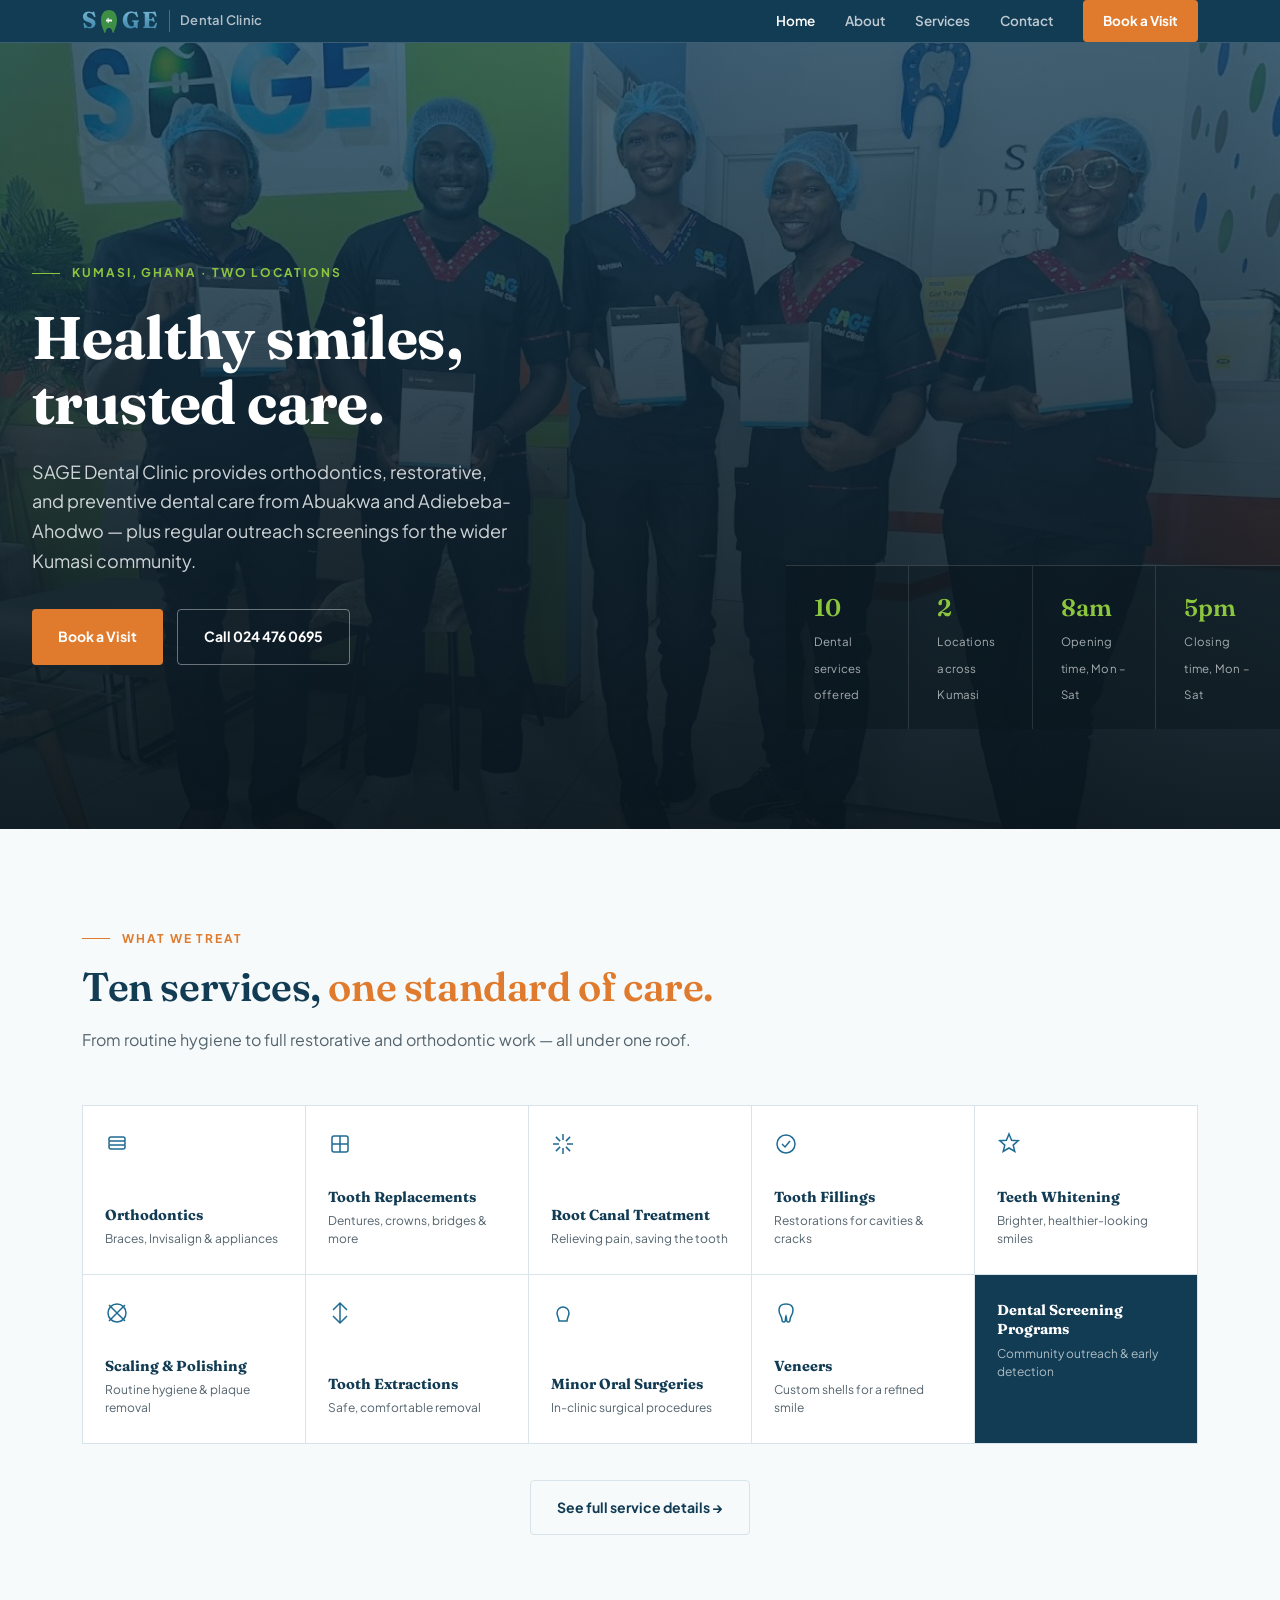
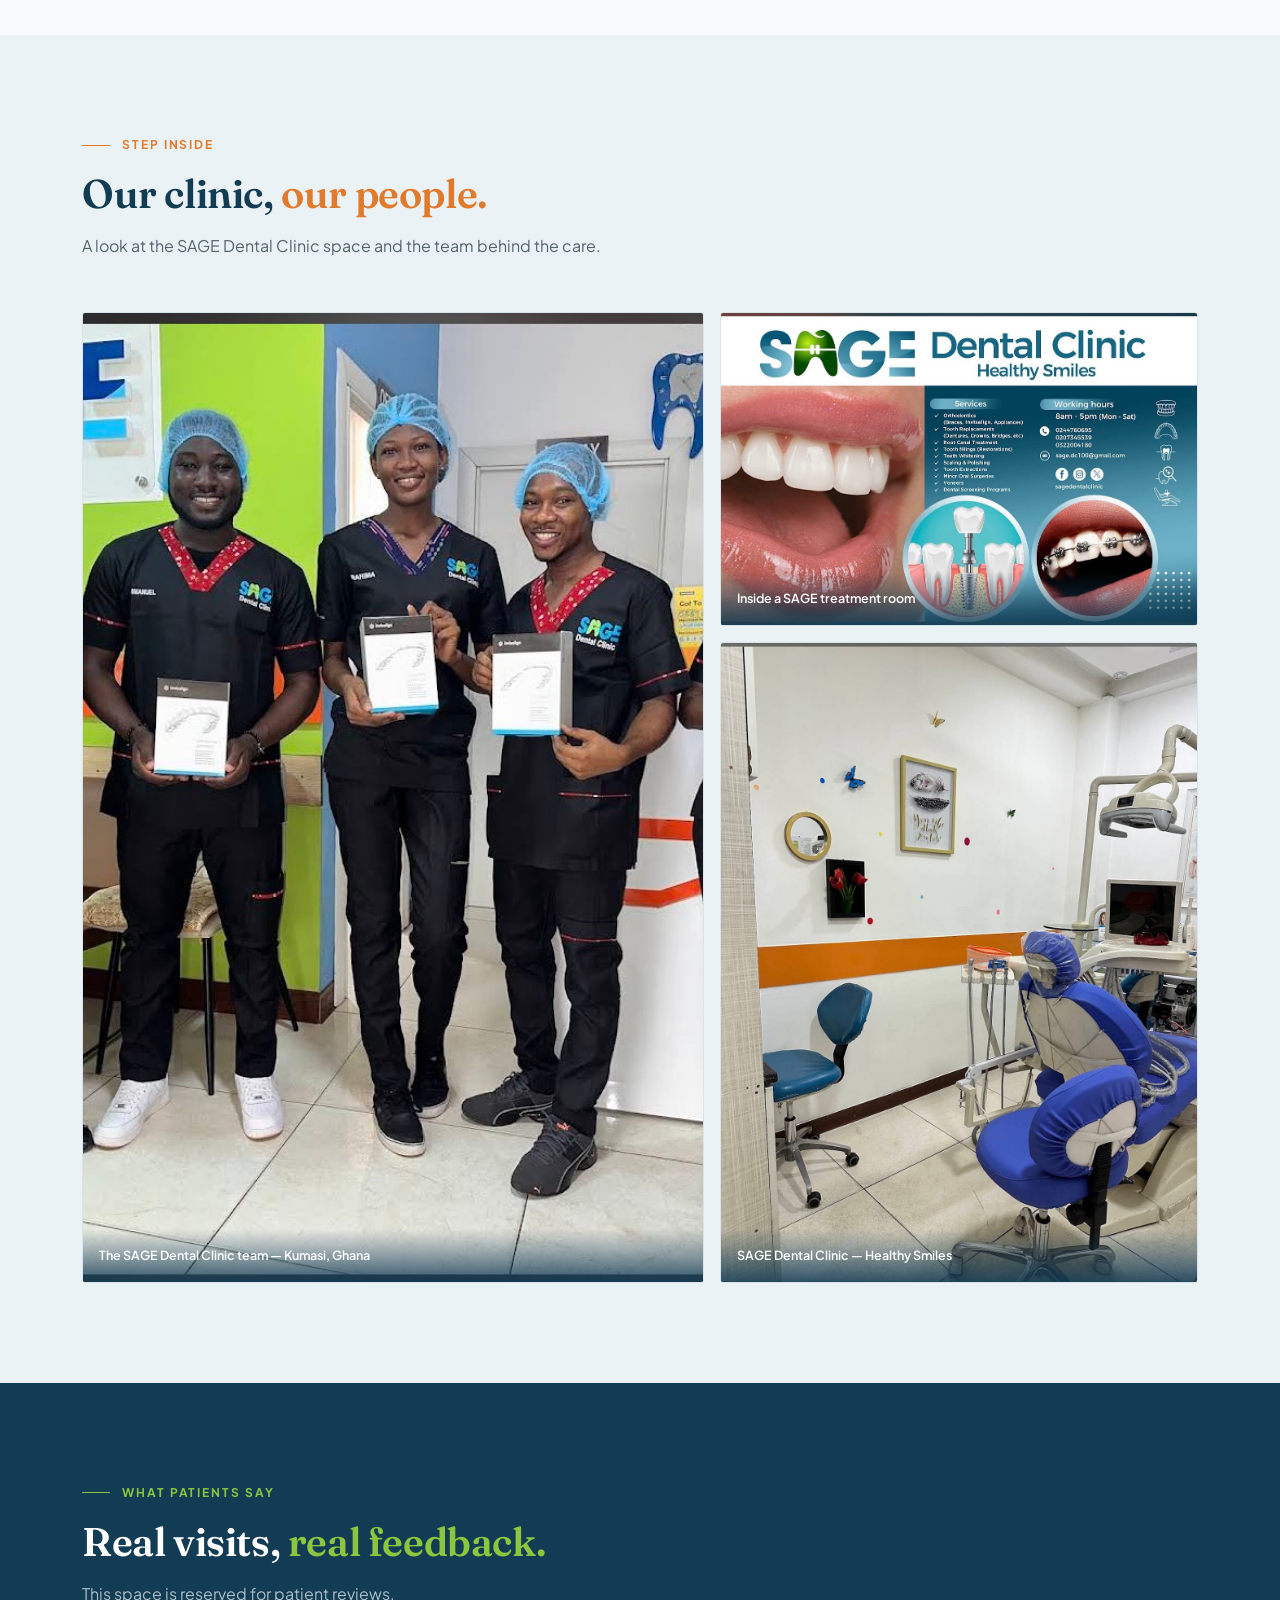
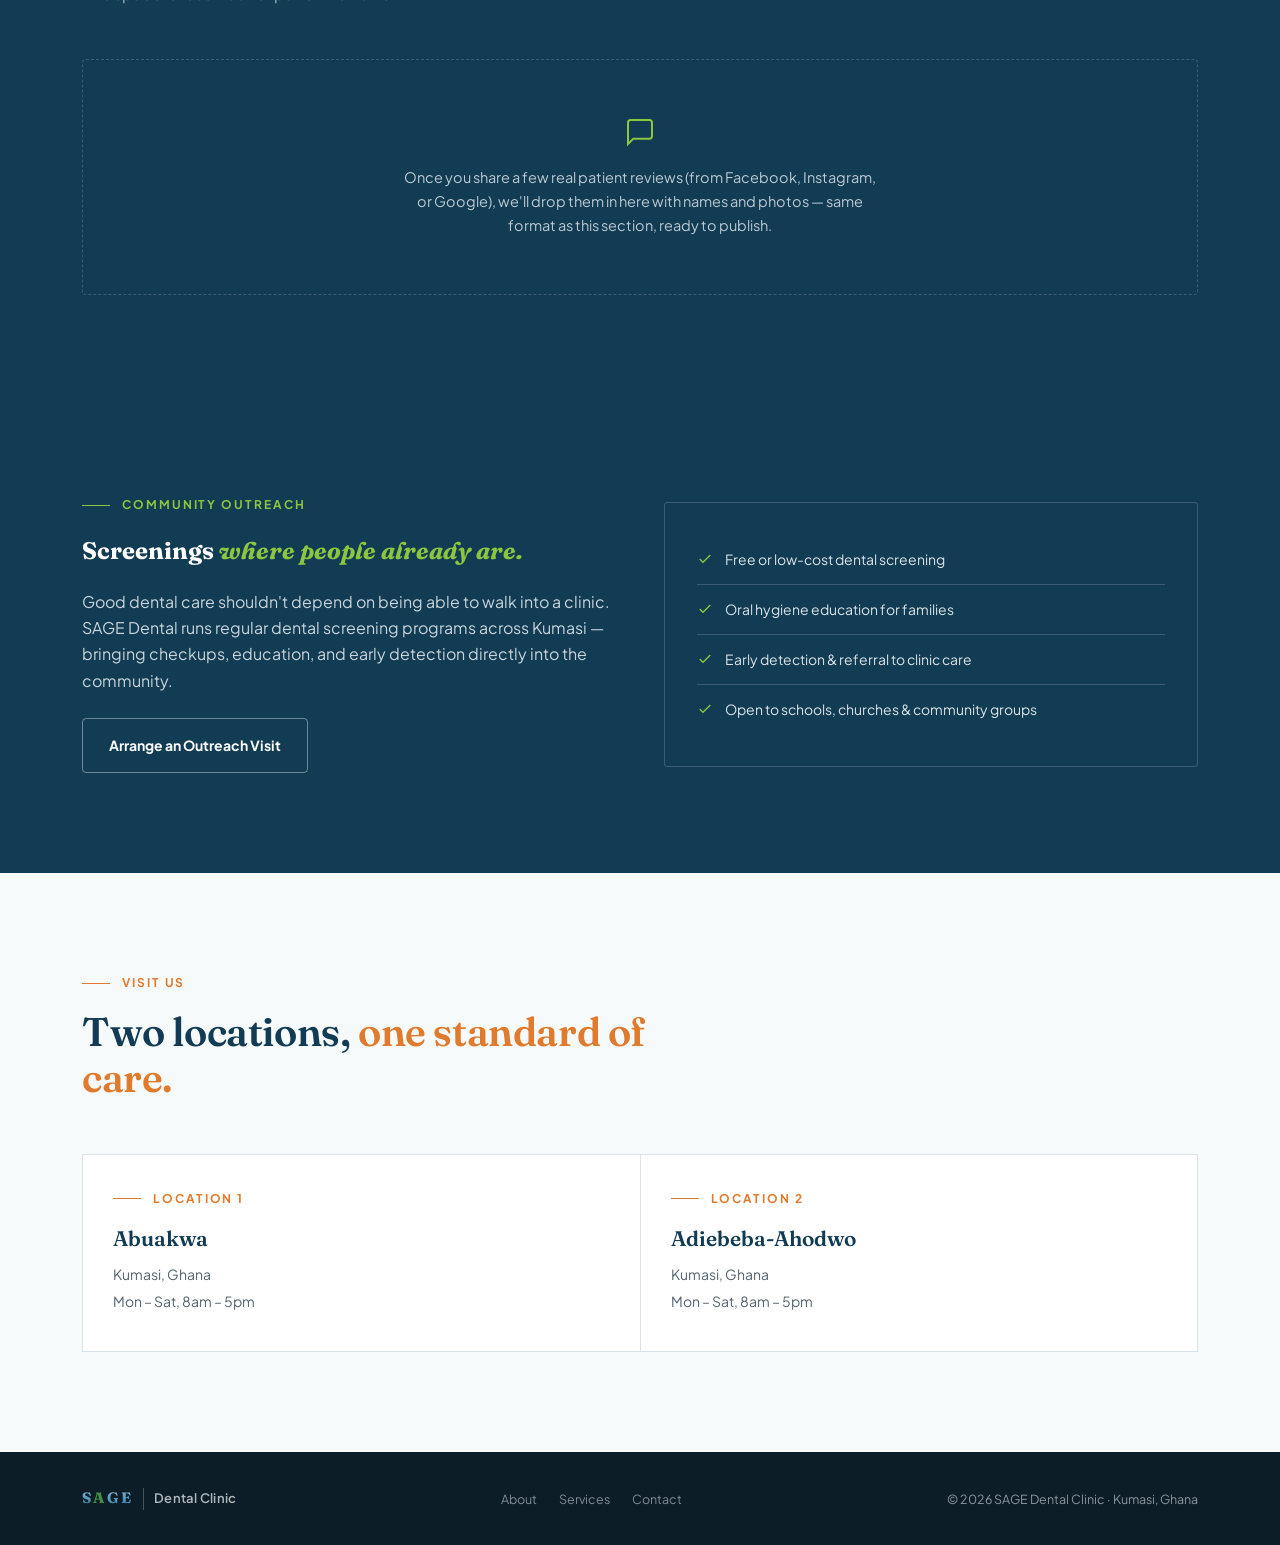
<file: index.html>
<!DOCTYPE html>
<html lang="en">
<head>
<meta charset="UTF-8">
<meta name="viewport" content="width=device-width, initial-scale=1.0">
<title>SAGE Dental Clinic — Healthy Smiles, Kumasi Ghana</title>
<meta name="description" content="SAGE Dental Clinic — orthodontics, tooth replacements, root canal treatment, whitening, extractions, veneers and dental screening programs across two locations in Kumasi, Ghana.">
<link rel="preconnect" href="https://fonts.googleapis.com">
<link rel="preconnect" href="https://fonts.gstatic.com" crossorigin>
<link href="https://fonts.googleapis.com/css2?family=Fraunces:opsz,wght@9..144,500;9..144,600;9..144,700&family=Plus+Jakarta+Sans:wght@400;500;600;700;800&display=swap" rel="stylesheet">
<link rel="stylesheet" href="style.css">
</head>
<body>

<header>
  <nav class="wrap">
    <a href="index.html" class="logo">
      <span class="lS">S</span>
      <svg class="tooth-a" viewBox="0 0 20 24" fill="none" xmlns="http://www.w3.org/2000/svg" aria-hidden="true">
        <path d="M10 1C5 1 2 5 2 11c0 6 2 8 3 12 .3 1 1 1.5 1.5 0 .5-1.5 1-4 3.5-4s3 2.5 3.5 4c.5 1.5 1.2 1 1.5 0 1-4 3-6 3-12 0-6-3-10-8-10z" fill="#3E8E45"/>
        <rect x="7" y="10.5" width="6" height="2" rx="0.5" fill="#F6FAFB"/>
        <rect x="8.7" y="8.8" width="0.9" height="5.4" rx="0.4" fill="#F6FAFB"/>
      </svg>
      <span class="lG">G</span><span class="lE">E</span>
      <span class="logo-sub">Dental Clinic</span>
    </a>
    <div class="navlinks">
      <a href="index.html" class="active">Home</a>
      <a href="about.html">About</a>
      <a href="services.html">Services</a>
      <a href="contact.html">Contact</a>
      <a href="contact.html" class="nav-cta">Book a Visit</a>
    </div>
  </nav>
</header>

<section class="hero" id="top">
  <div class="hero-bg"></div>
  <div class="hero-scrim"></div>
  <div class="hero-inner">
    <div class="wrap">
      <span class="eyebrow on-dark">Kumasi, Ghana · Two Locations</span>
      <h1>Healthy smiles,<br>trusted care.</h1>
      <p class="lead">SAGE Dental Clinic provides orthodontics, restorative, and preventive dental care from Abuakwa and Adiebeba-Ahodwo — plus regular outreach screenings for the wider Kumasi community.</p>
      <div class="btn-row">
        <a href="contact.html" class="btn btn-primary">Book a Visit</a>
        <a href="tel:+233244760695" class="btn btn-ghost">Call 024 476 0695</a>
      </div>
    </div>
  </div>
  <div class="stat-strip">
    <div class="wrap" style="display:contents;">
      <div class="stat"><b data-count="10">0</b><span>Dental services offered</span></div>
      <div class="stat"><b data-count="2">0</b><span>Locations across Kumasi</span></div>
      <div class="stat"><b data-count="8" data-suffix="am">0</b><span>Opening time, Mon – Sat</span></div>
      <div class="stat"><b data-count="5" data-suffix="pm">0</b><span>Closing time, Mon – Sat</span></div>
    </div>
  </div>
</section>

<section class="services">
  <div class="wrap">
    <div class="section-head fade">
      <span class="eyebrow">What We Treat</span>
      <h2>Ten services, <em>one standard of care.</em></h2>
      <p>From routine hygiene to full restorative and orthodontic work — all under one roof.</p>
    </div>
    <div class="s-grid">
      <div class="s-card fade"><svg class="s-icon" viewBox="0 0 24 24" fill="none" stroke="currentColor" stroke-width="1.5"><rect x="4" y="9" width="16" height="4" rx="1"/><path d="M4 9V7a2 2 0 0 1 2-2h12a2 2 0 0 1 2 2v2M4 13v2a2 2 0 0 0 2 2h12a2 2 0 0 0 2-2v-2"/></svg><div><h3>Orthodontics</h3><p>Braces, Invisalign &amp; appliances</p></div></div>
      <div class="s-card fade"><svg class="s-icon" viewBox="0 0 24 24" fill="none" stroke="currentColor" stroke-width="1.5"><rect x="4" y="4" width="16" height="16" rx="2"/><path d="M4 12h16M12 4v16"/></svg><div><h3>Tooth Replacements</h3><p>Dentures, crowns, bridges &amp; more</p></div></div>
      <div class="s-card fade"><svg class="s-icon" viewBox="0 0 24 24" fill="none" stroke="currentColor" stroke-width="1.5"><path d="M12 2v6M12 16v6M4.9 4.9l4.2 4.2M14.9 14.9l4.2 4.2M2 12h6M16 12h6M4.9 19.1l4.2-4.2M14.9 9.1l4.2-4.2"/></svg><div><h3>Root Canal Treatment</h3><p>Relieving pain, saving the tooth</p></div></div>
      <div class="s-card fade"><svg class="s-icon" viewBox="0 0 24 24" fill="none" stroke="currentColor" stroke-width="1.5"><circle cx="12" cy="12" r="9"/><path d="M8 12l3 3 5-6"/></svg><div><h3>Tooth Fillings</h3><p>Restorations for cavities &amp; cracks</p></div></div>
      <div class="s-card fade"><svg class="s-icon" viewBox="0 0 24 24" fill="none" stroke="currentColor" stroke-width="1.5"><path d="M12 2l2.6 6.2 6.6.5-5 4.4 1.6 6.4L12 16l-5.8 3.5 1.6-6.4-5-4.4 6.6-.5z"/></svg><div><h3>Teeth Whitening</h3><p>Brighter, healthier-looking smiles</p></div></div>
      <div class="s-card fade"><svg class="s-icon" viewBox="0 0 24 24" fill="none" stroke="currentColor" stroke-width="1.5"><path d="M4 4l16 16M20 4L4 20"/><circle cx="12" cy="12" r="9"/></svg><div><h3>Scaling &amp; Polishing</h3><p>Routine hygiene &amp; plaque removal</p></div></div>
      <div class="s-card fade"><svg class="s-icon" viewBox="0 0 24 24" fill="none" stroke="currentColor" stroke-width="1.5"><path d="M12 2v20M5 9l7-7 7 7M5 15l7 7 7-7"/></svg><div><h3>Tooth Extractions</h3><p>Safe, comfortable removal</p></div></div>
      <div class="s-card fade"><svg class="s-icon" viewBox="0 0 24 24" fill="none" stroke="currentColor" stroke-width="1.5"><path d="M6 12a6 6 0 0 1 6-6 6 6 0 0 1 6 6c0 3-2 5-2 8H8c0-3-2-5-2-8z"/></svg><div><h3>Minor Oral Surgeries</h3><p>In-clinic surgical procedures</p></div></div>
      <div class="s-card fade"><svg class="s-icon" viewBox="0 0 24 24" fill="none" stroke="currentColor" stroke-width="1.5"><path d="M12 3c-4 0-7 2-7 6 0 5 3 6 3 10 0 1 1 2 2 2s1.5-1 1.5-3 .5-3 .5-3 .5 1 .5 3 .5 3 1.5 3 2-1 2-2c0-4 3-5 3-10 0-4-3-6-7-6z"/></svg><div><h3>Veneers</h3><p>Custom shells for a refined smile</p></div></div>
      <div class="s-card fade" style="background:var(--blue-deep);"><div><h3 style="color:#fff;">Dental Screening<br>Programs</h3><p style="color:rgba(246,250,251,0.68);margin-top:6px;">Community outreach &amp; early detection</p></div></div>
    </div>
    <div style="text-align:center;margin-top:36px;">
      <a href="services.html" class="btn btn-ghost" style="border-color:var(--line);color:var(--blue-deep);">See full service details →</a>
    </div>
  </div>
</section>

<section class="gallery">
  <div class="wrap">
    <div class="section-head fade">
      <span class="eyebrow">Step Inside</span>
      <h2>Our clinic, <em>our people.</em></h2>
      <p>A look at the SAGE Dental Clinic space and the team behind the care.</p>
    </div>
    <div class="g-grid">
      <div class="g-item g-main fade"><img src="assets/team-photo.jpeg" alt="The SAGE Dental Clinic team"><div class="g-cap">The SAGE Dental Clinic team — Kumasi, Ghana</div></div>
      <div class="g-item g-side fade"><img src="assets/clinic-interior.jpeg" alt="SAGE Dental Clinic treatment room"><div class="g-cap">Inside a SAGE treatment room</div></div>
      <div class="g-item g-side fade"><img src="assets/logo-sign.jpeg" alt="SAGE Dental Clinic signage"><div class="g-cap">SAGE Dental Clinic — Healthy Smiles</div></div>
    </div>
  </div>
</section>

<section class="testimonials">
  <div class="wrap">
    <div class="section-head fade">
      <span class="eyebrow on-dark">What Patients Say</span>
      <h2>Real visits, <em style="color:var(--lime);">real feedback.</em></h2>
      <p>This space is reserved for patient reviews.</p>
    </div>
    <div class="t-placeholder fade">
      <svg viewBox="0 0 24 24" fill="none" stroke="currentColor" stroke-width="1.5"><path d="M21 15a2 2 0 0 1-2 2H7l-4 4V5a2 2 0 0 1 2-2h14a2 2 0 0 1 2 2z"/></svg>
      <p>Once you share a few real patient reviews (from Facebook, Instagram, or Google), we'll drop them in here with names and photos — same format as this section, ready to publish.</p>
    </div>
  </div>
</section>

<section class="outreach" id="outreach">
  <div class="wrap">
    <div class="outreach-grid">
      <div class="outreach-body fade">
        <span class="eyebrow on-dark">Community Outreach</span>
        <h2 style="margin:16px 0 18px;color:#fff;">Screenings <em style="color:var(--lime);">where people already are.</em></h2>
        <p>Good dental care shouldn't depend on being able to walk into a clinic. SAGE Dental runs regular dental screening programs across Kumasi — bringing checkups, education, and early detection directly into the community.</p>
        <a href="contact.html" class="btn btn-ghost" style="margin-top:8px;">Arrange an Outreach Visit</a>
      </div>
      <div class="outreach-visual fade">
        <ul>
          <li><svg viewBox="0 0 24 24" fill="none" stroke="currentColor" stroke-width="2"><path d="M20 6L9 17l-5-5"/></svg> Free or low-cost dental screening</li>
          <li><svg viewBox="0 0 24 24" fill="none" stroke="currentColor" stroke-width="2"><path d="M20 6L9 17l-5-5"/></svg> Oral hygiene education for families</li>
          <li><svg viewBox="0 0 24 24" fill="none" stroke="currentColor" stroke-width="2"><path d="M20 6L9 17l-5-5"/></svg> Early detection &amp; referral to clinic care</li>
          <li><svg viewBox="0 0 24 24" fill="none" stroke="currentColor" stroke-width="2"><path d="M20 6L9 17l-5-5"/></svg> Open to schools, churches &amp; community groups</li>
        </ul>
      </div>
    </div>
  </div>
</section>

<section class="locations">
  <div class="wrap">
    <div class="section-head fade">
      <span class="eyebrow">Visit Us</span>
      <h2>Two locations, <em>one standard of care.</em></h2>
    </div>
    <div class="loc-grid">
      <div class="loc-card fade"><span class="eyebrow">Location 1</span><h3>Abuakwa</h3><p>Kumasi, Ghana</p><p>Mon – Sat, 8am – 5pm</p></div>
      <div class="loc-card fade"><span class="eyebrow">Location 2</span><h3>Adiebeba-Ahodwo</h3><p>Kumasi, Ghana</p><p>Mon – Sat, 8am – 5pm</p></div>
    </div>
  </div>
</section>

<footer>
  <div class="wrap foot-row">
    <a href="index.html" class="logo" style="font-size:15px;"><span class="lS">S</span><span style="color:var(--green);font-weight:800;">A</span><span class="lG">G</span><span class="lE">E</span><span class="logo-sub">Dental Clinic</span></a>
    <div class="foot-links"><a href="about.html">About</a><a href="services.html">Services</a><a href="contact.html">Contact</a></div>
    <span>&copy; 2026 SAGE Dental Clinic · Kumasi, Ghana</span>
  </div>
</footer>

<script src="script.js"></script>
</body>
</html>
</file>
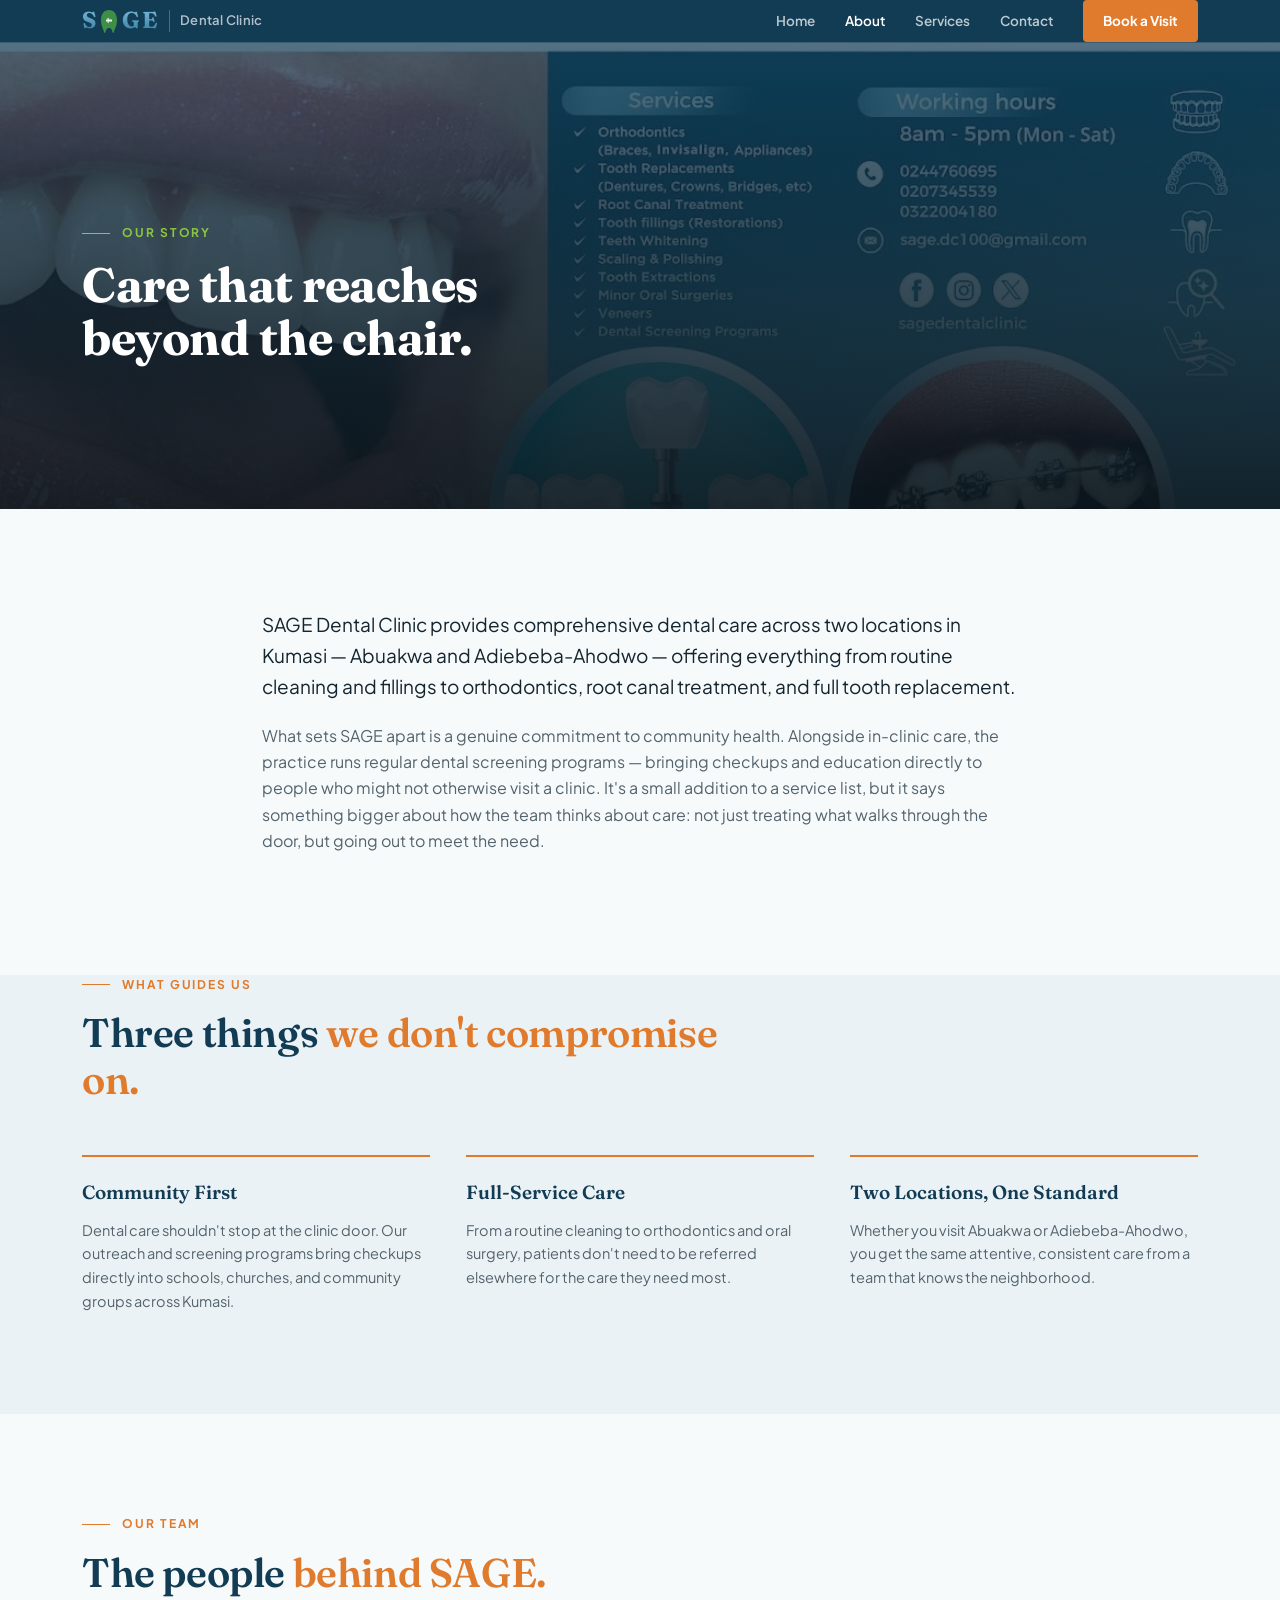
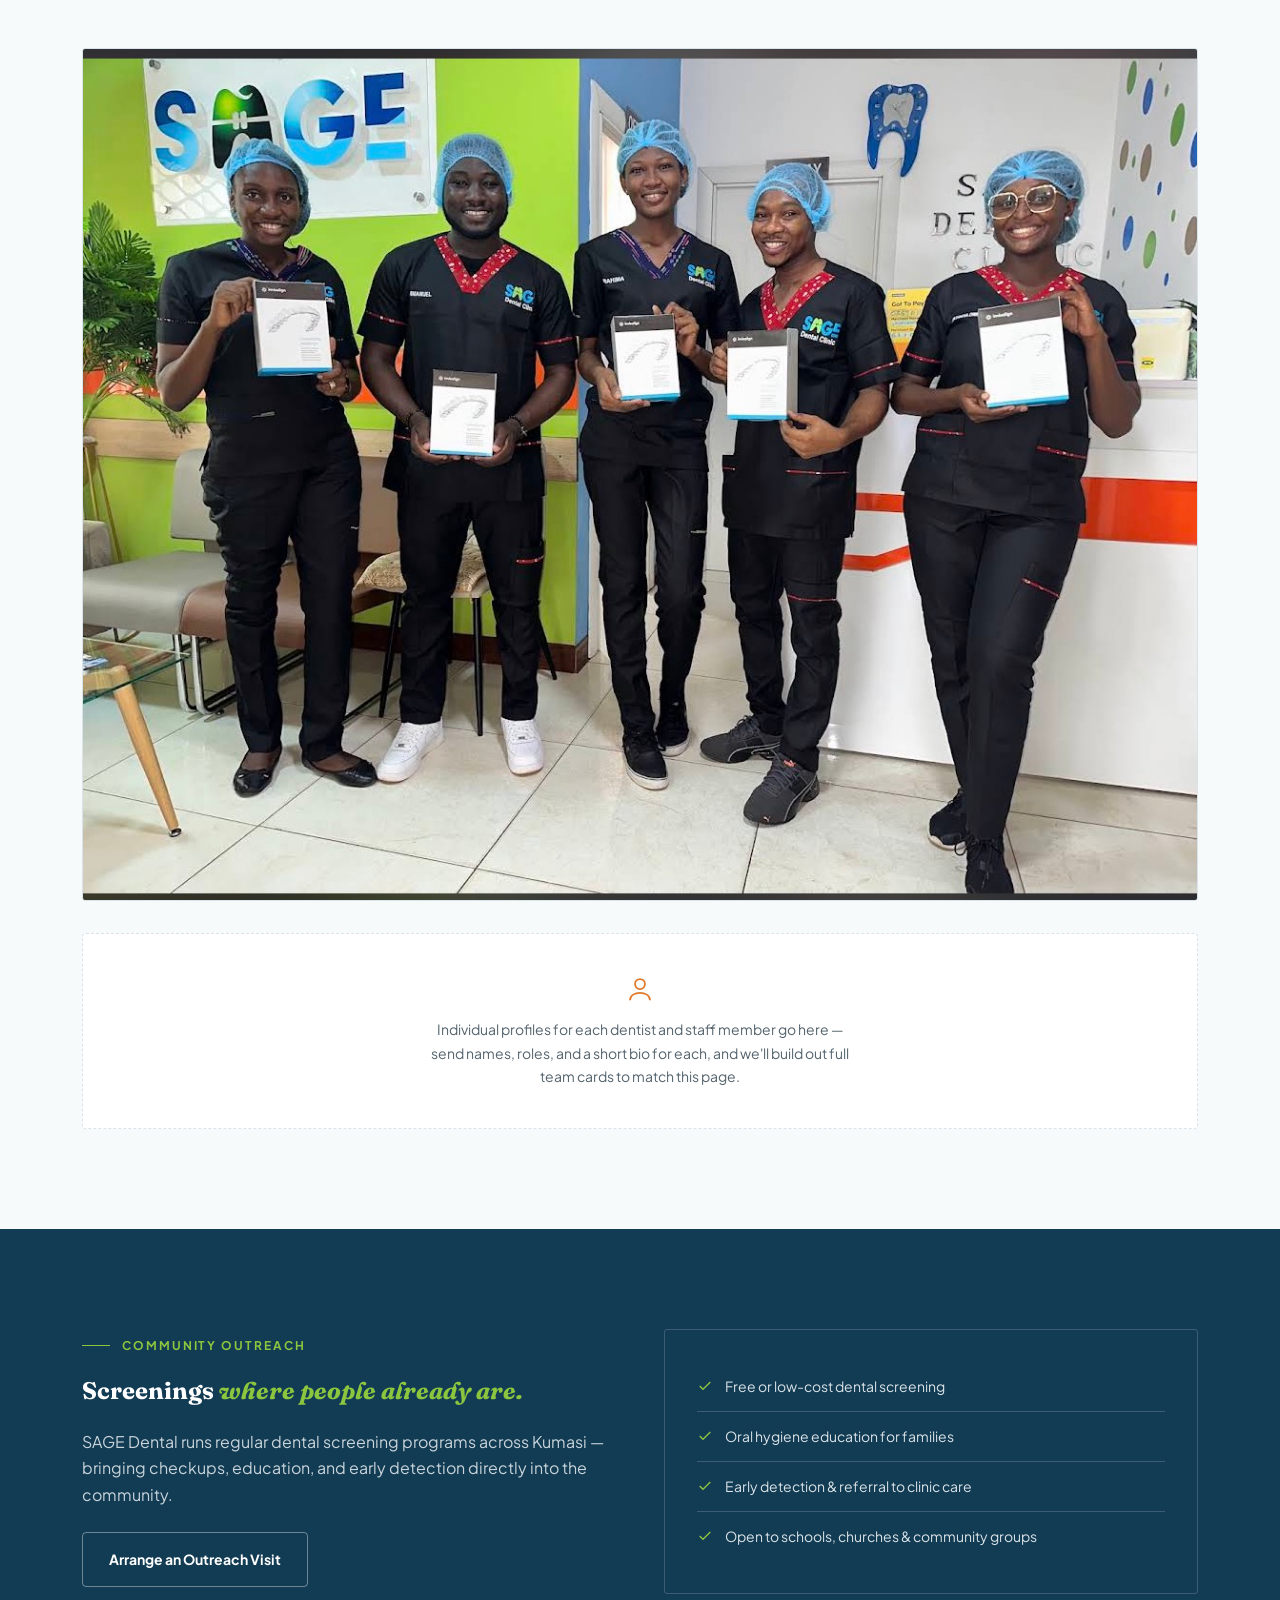
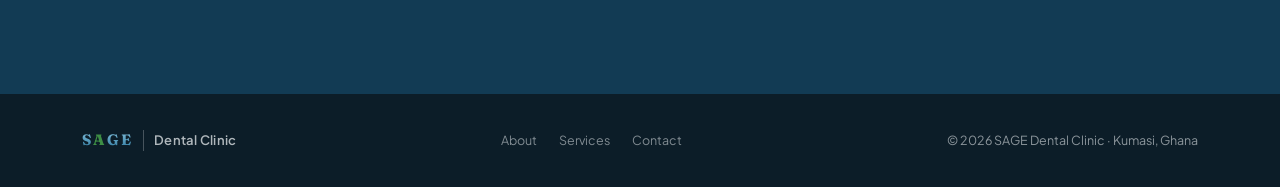
<file: about.html>
<!DOCTYPE html>
<html lang="en">
<head>
<meta charset="UTF-8">
<meta name="viewport" content="width=device-width, initial-scale=1.0">
<title>About — SAGE Dental Clinic</title>
<meta name="description" content="SAGE Dental Clinic is a community-focused dental practice with two locations in Kumasi, Ghana — combining full clinical care with regular outreach screenings.">
<link rel="preconnect" href="https://fonts.googleapis.com">
<link rel="preconnect" href="https://fonts.gstatic.com" crossorigin>
<link href="https://fonts.googleapis.com/css2?family=Fraunces:opsz,wght@9..144,500;9..144,600;9..144,700&family=Plus+Jakarta+Sans:wght@400;500;600;700;800&display=swap" rel="stylesheet">
<link rel="stylesheet" href="style.css">
</head>
<body>

<header>
  <nav class="wrap">
    <a href="index.html" class="logo">
      <span class="lS">S</span>
      <svg class="tooth-a" viewBox="0 0 20 24" fill="none" xmlns="http://www.w3.org/2000/svg" aria-hidden="true"><path d="M10 1C5 1 2 5 2 11c0 6 2 8 3 12 .3 1 1 1.5 1.5 0 .5-1.5 1-4 3.5-4s3 2.5 3.5 4c.5 1.5 1.2 1 1.5 0 1-4 3-6 3-12 0-6-3-10-8-10z" fill="#3E8E45"/><rect x="7" y="10.5" width="6" height="2" rx="0.5" fill="#F6FAFB"/><rect x="8.7" y="8.8" width="0.9" height="5.4" rx="0.4" fill="#F6FAFB"/></svg>
      <span class="lG">G</span><span class="lE">E</span>
      <span class="logo-sub">Dental Clinic</span>
    </a>
    <div class="navlinks">
      <a href="index.html">Home</a>
      <a href="about.html" class="active">About</a>
      <a href="services.html">Services</a>
      <a href="contact.html">Contact</a>
      <a href="contact.html" class="nav-cta">Book a Visit</a>
    </div>
  </nav>
</header>

<section class="page-hero">
  <div class="page-hero-bg" style="background-image:url('assets/clinic-interior.jpeg');"></div>
  <div class="page-hero-scrim"></div>
  <div class="page-hero-inner">
    <div class="wrap">
      <span class="eyebrow on-dark">Our Story</span>
      <h1>Care that reaches<br>beyond the chair.</h1>
    </div>
  </div>
</section>

<section>
  <div class="wrap" style="max-width:820px;">
    <p class="fade" style="font-size:19px;color:var(--ink);margin-bottom:20px;">SAGE Dental Clinic provides comprehensive dental care across two locations in Kumasi — Abuakwa and Adiebeba-Ahodwo — offering everything from routine cleaning and fillings to orthodontics, root canal treatment, and full tooth replacement.</p>
    <p class="fade" style="font-size:16px;color:var(--slate);margin-bottom:20px;">What sets SAGE apart is a genuine commitment to community health. Alongside in-clinic care, the practice runs regular dental screening programs — bringing checkups and education directly to people who might not otherwise visit a clinic. It's a small addition to a service list, but it says something bigger about how the team thinks about care: not just treating what walks through the door, but going out to meet the need.</p>
  </div>
</section>

<section style="padding-top:0;background:var(--bg-dim);">
  <div class="wrap">
    <div class="section-head fade">
      <span class="eyebrow">What Guides Us</span>
      <h2>Three things <em>we don't compromise on.</em></h2>
    </div>
    <div class="values-grid">
      <div class="value-item fade">
        <h3>Community First</h3>
        <p>Dental care shouldn't stop at the clinic door. Our outreach and screening programs bring checkups directly into schools, churches, and community groups across Kumasi.</p>
      </div>
      <div class="value-item fade">
        <h3>Full-Service Care</h3>
        <p>From a routine cleaning to orthodontics and oral surgery, patients don't need to be referred elsewhere for the care they need most.</p>
      </div>
      <div class="value-item fade">
        <h3>Two Locations, One Standard</h3>
        <p>Whether you visit Abuakwa or Adiebeba-Ahodwo, you get the same attentive, consistent care from a team that knows the neighborhood.</p>
      </div>
    </div>
  </div>
</section>

<section>
  <div class="wrap">
    <div class="section-head fade">
      <span class="eyebrow">Our Team</span>
      <h2>The people <em>behind SAGE.</em></h2>
    </div>
    <div class="g-item fade" style="margin-bottom:32px;">
      <img src="assets/team-photo.jpeg" alt="The SAGE Dental Clinic team">
    </div>
    <div class="team-note fade">
      <svg viewBox="0 0 24 24" fill="none" stroke="currentColor" stroke-width="1.4"><circle cx="12" cy="8" r="4"/><path d="M4 21c0-4 4-6 8-6s8 2 8 6"/></svg>
      <p>Individual profiles for each dentist and staff member go here — send names, roles, and a short bio for each, and we'll build out full team cards to match this page.</p>
    </div>
  </div>
</section>

<section class="outreach">
  <div class="wrap">
    <div class="outreach-grid">
      <div class="outreach-body fade">
        <span class="eyebrow on-dark">Community Outreach</span>
        <h2 style="margin:16px 0 18px;color:#fff;">Screenings <em style="color:var(--lime);">where people already are.</em></h2>
        <p>SAGE Dental runs regular dental screening programs across Kumasi — bringing checkups, education, and early detection directly into the community.</p>
        <a href="contact.html" class="btn btn-ghost" style="margin-top:8px;">Arrange an Outreach Visit</a>
      </div>
      <div class="outreach-visual fade">
        <ul>
          <li><svg viewBox="0 0 24 24" fill="none" stroke="currentColor" stroke-width="2"><path d="M20 6L9 17l-5-5"/></svg> Free or low-cost dental screening</li>
          <li><svg viewBox="0 0 24 24" fill="none" stroke="currentColor" stroke-width="2"><path d="M20 6L9 17l-5-5"/></svg> Oral hygiene education for families</li>
          <li><svg viewBox="0 0 24 24" fill="none" stroke="currentColor" stroke-width="2"><path d="M20 6L9 17l-5-5"/></svg> Early detection &amp; referral to clinic care</li>
          <li><svg viewBox="0 0 24 24" fill="none" stroke="currentColor" stroke-width="2"><path d="M20 6L9 17l-5-5"/></svg> Open to schools, churches &amp; community groups</li>
        </ul>
      </div>
    </div>
  </div>
</section>

<footer>
  <div class="wrap foot-row">
    <a href="index.html" class="logo" style="font-size:15px;"><span class="lS">S</span><span style="color:var(--green);font-weight:800;">A</span><span class="lG">G</span><span class="lE">E</span><span class="logo-sub">Dental Clinic</span></a>
    <div class="foot-links"><a href="about.html">About</a><a href="services.html">Services</a><a href="contact.html">Contact</a></div>
    <span>&copy; 2026 SAGE Dental Clinic · Kumasi, Ghana</span>
  </div>
</footer>

<script src="script.js"></script>
</body>
</html>
</file>
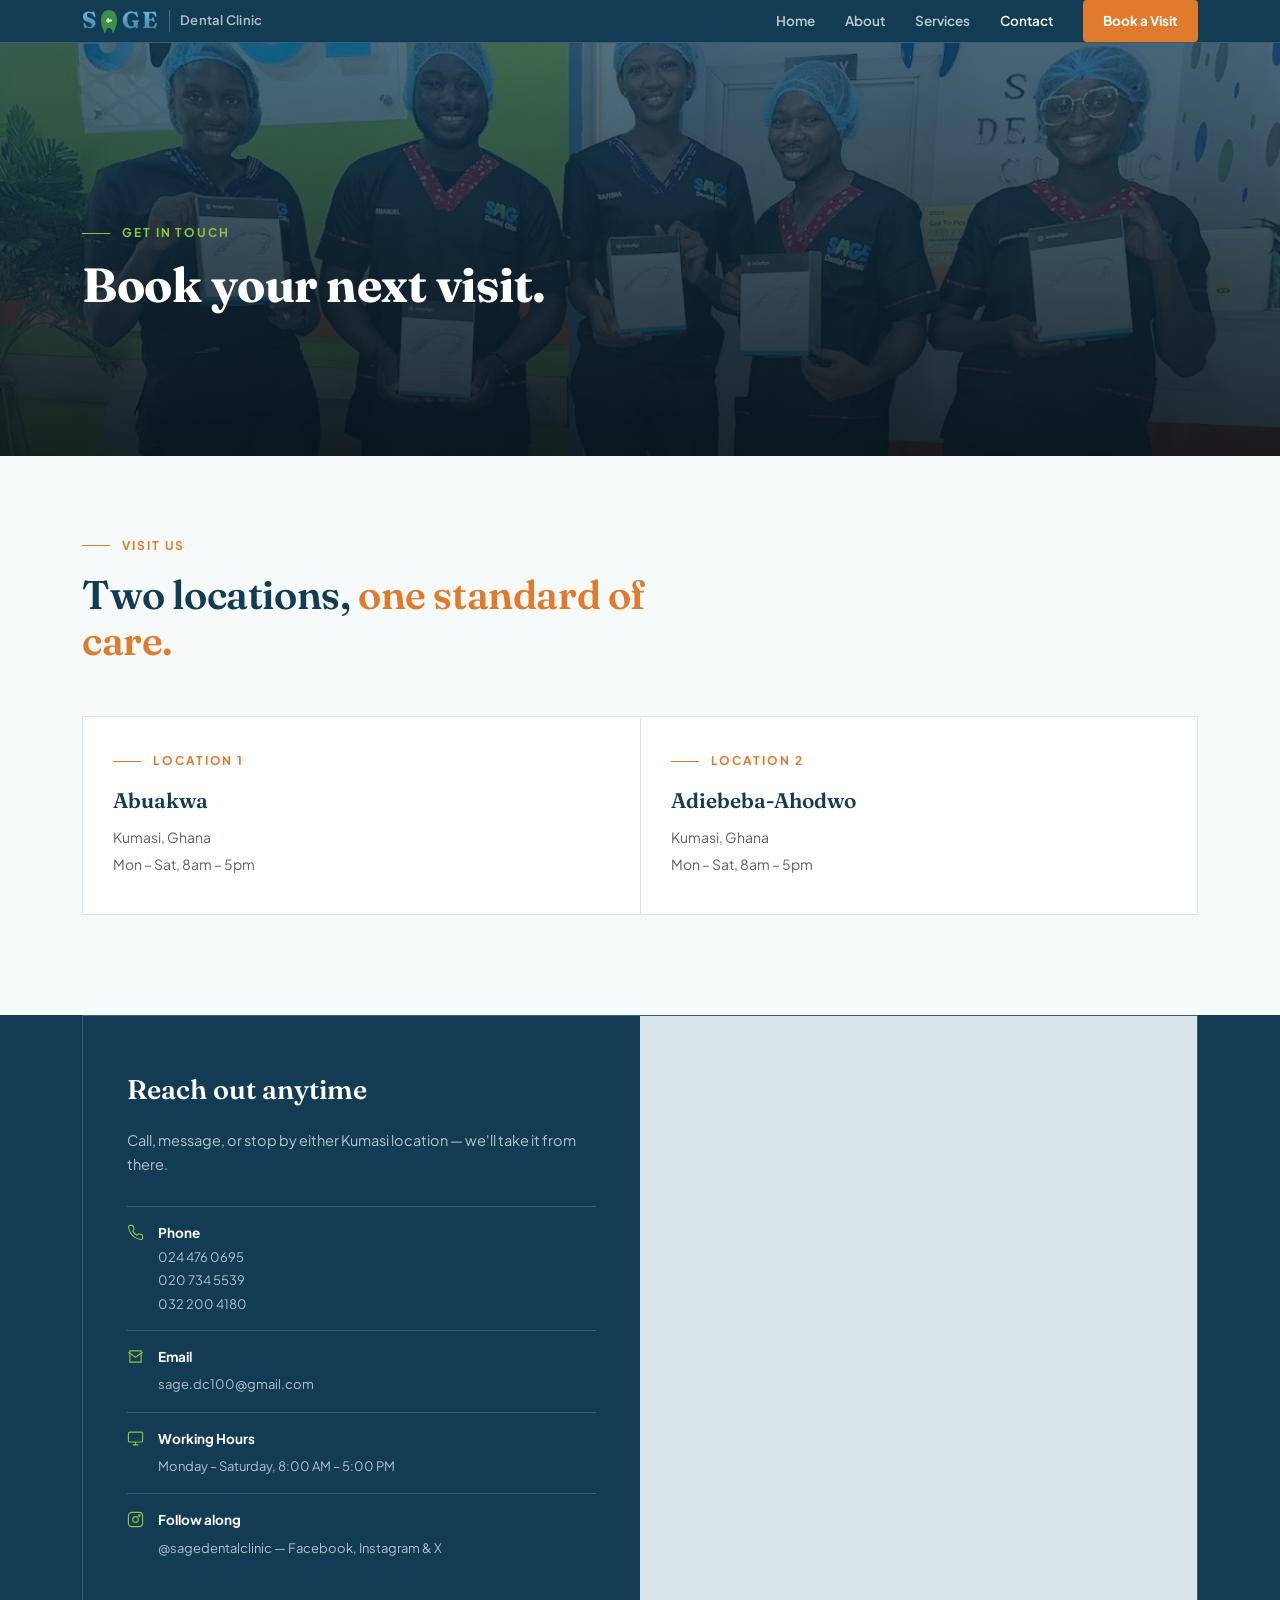
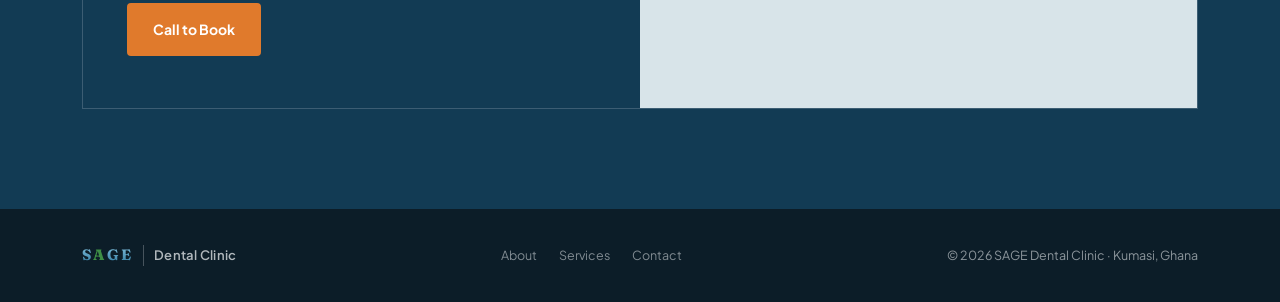
<file: contact.html>
<!DOCTYPE html>
<html lang="en">
<head>
<meta charset="UTF-8">
<meta name="viewport" content="width=device-width, initial-scale=1.0">
<title>Contact — SAGE Dental Clinic</title>
<meta name="description" content="Book a visit at SAGE Dental Clinic — Abuakwa or Adiebeba-Ahodwo, Kumasi, Ghana. Call, email, or stop by, Monday to Saturday 8am–5pm.">
<link rel="preconnect" href="https://fonts.googleapis.com">
<link rel="preconnect" href="https://fonts.gstatic.com" crossorigin>
<link href="https://fonts.googleapis.com/css2?family=Fraunces:opsz,wght@9..144,500;9..144,600;9..144,700&family=Plus+Jakarta+Sans:wght@400;500;600;700;800&display=swap" rel="stylesheet">
<link rel="stylesheet" href="style.css">
</head>
<body>

<header>
  <nav class="wrap">
    <a href="index.html" class="logo">
      <span class="lS">S</span>
      <svg class="tooth-a" viewBox="0 0 20 24" fill="none" xmlns="http://www.w3.org/2000/svg" aria-hidden="true"><path d="M10 1C5 1 2 5 2 11c0 6 2 8 3 12 .3 1 1 1.5 1.5 0 .5-1.5 1-4 3.5-4s3 2.5 3.5 4c.5 1.5 1.2 1 1.5 0 1-4 3-6 3-12 0-6-3-10-8-10z" fill="#3E8E45"/><rect x="7" y="10.5" width="6" height="2" rx="0.5" fill="#F6FAFB"/><rect x="8.7" y="8.8" width="0.9" height="5.4" rx="0.4" fill="#F6FAFB"/></svg>
      <span class="lG">G</span><span class="lE">E</span>
      <span class="logo-sub">Dental Clinic</span>
    </a>
    <div class="navlinks">
      <a href="index.html">Home</a>
      <a href="about.html">About</a>
      <a href="services.html">Services</a>
      <a href="contact.html" class="active">Contact</a>
      <a href="contact.html" class="nav-cta">Book a Visit</a>
    </div>
  </nav>
</header>

<section class="page-hero">
  <div class="page-hero-bg" style="background-image:url('assets/team-photo.jpeg');background-position:center 20%;"></div>
  <div class="page-hero-scrim"></div>
  <div class="page-hero-inner">
    <div class="wrap">
      <span class="eyebrow on-dark">Get In Touch</span>
      <h1>Book your next visit.</h1>
    </div>
  </div>
</section>

<section class="locations" style="padding-top:80px;">
  <div class="wrap">
    <div class="section-head fade">
      <span class="eyebrow">Visit Us</span>
      <h2>Two locations, <em>one standard of care.</em></h2>
    </div>
    <div class="loc-grid">
      <div class="loc-card fade"><span class="eyebrow">Location 1</span><h3>Abuakwa</h3><p>Kumasi, Ghana</p><p>Mon – Sat, 8am – 5pm</p></div>
      <div class="loc-card fade"><span class="eyebrow">Location 2</span><h3>Adiebeba-Ahodwo</h3><p>Kumasi, Ghana</p><p>Mon – Sat, 8am – 5pm</p></div>
    </div>
  </div>
</section>

<section class="contact" style="padding-top:0;">
  <div class="wrap">
    <div class="contact-grid">
      <div class="contact-info fade">
        <h2>Reach out anytime</h2>
        <p class="lead">Call, message, or stop by either Kumasi location — we'll take it from there.</p>

        <div class="c-row">
          <svg viewBox="0 0 24 24" fill="none" stroke="currentColor" stroke-width="1.6"><path d="M22 16.92v3a2 2 0 0 1-2.18 2 19.79 19.79 0 0 1-8.63-3.07 19.5 19.5 0 0 1-6-6 19.79 19.79 0 0 1-3.07-8.67A2 2 0 0 1 4.11 2h3a2 2 0 0 1 2 1.72c.13.96.36 1.9.68 2.81a2 2 0 0 1-.45 2.11L8.09 9.91a16 16 0 0 0 6 6l1.27-1.27a2 2 0 0 1 2.11-.45c.91.32 1.85.55 2.81.68A2 2 0 0 1 22 16.92z"/></svg>
          <div><b>Phone</b>
            <div class="phone-list">
              <span>024 476 0695</span>
              <span>020 734 5539</span>
              <span>032 200 4180</span>
            </div>
          </div>
        </div>
        <div class="c-row">
          <svg viewBox="0 0 24 24" fill="none" stroke="currentColor" stroke-width="1.6"><path d="M4 4h16v16H4z"/><path d="M22 6l-10 7L2 6"/></svg>
          <div><b>Email</b><span>sage.dc100@gmail.com</span></div>
        </div>
        <div class="c-row">
          <svg viewBox="0 0 24 24" fill="none" stroke="currentColor" stroke-width="1.6"><rect x="2" y="3" width="20" height="14" rx="2"/><path d="M8 21h8M12 17v4"/></svg>
          <div><b>Working Hours</b><span>Monday – Saturday, 8:00 AM – 5:00 PM</span></div>
        </div>
        <div class="c-row">
          <svg viewBox="0 0 24 24" fill="none" stroke="currentColor" stroke-width="1.6"><rect x="2" y="2" width="20" height="20" rx="5"/><circle cx="12" cy="12" r="4"/><circle cx="17.5" cy="6.5" r="1"/></svg>
          <div><b>Follow along</b><span>@sagedentalclinic — Facebook, Instagram &amp; X</span></div>
        </div>

        <div style="margin-top:28px;">
          <a href="tel:+233244760695" class="btn btn-primary">Call to Book</a>
        </div>
      </div>
      <div class="map-embed fade">
        <iframe loading="lazy" referrerpolicy="no-referrer-when-downgrade" src="https://www.google.com/maps?q=Abuakwa,+Kumasi,+Ghana&output=embed"></iframe>
      </div>
    </div>
  </div>
</section>

<footer>
  <div class="wrap foot-row">
    <a href="index.html" class="logo" style="font-size:15px;"><span class="lS">S</span><span style="color:var(--green);font-weight:800;">A</span><span class="lG">G</span><span class="lE">E</span><span class="logo-sub">Dental Clinic</span></a>
    <div class="foot-links"><a href="about.html">About</a><a href="services.html">Services</a><a href="contact.html">Contact</a></div>
    <span>&copy; 2026 SAGE Dental Clinic · Kumasi, Ghana</span>
  </div>
</footer>

<script src="script.js"></script>
</body>
</html>
</file>
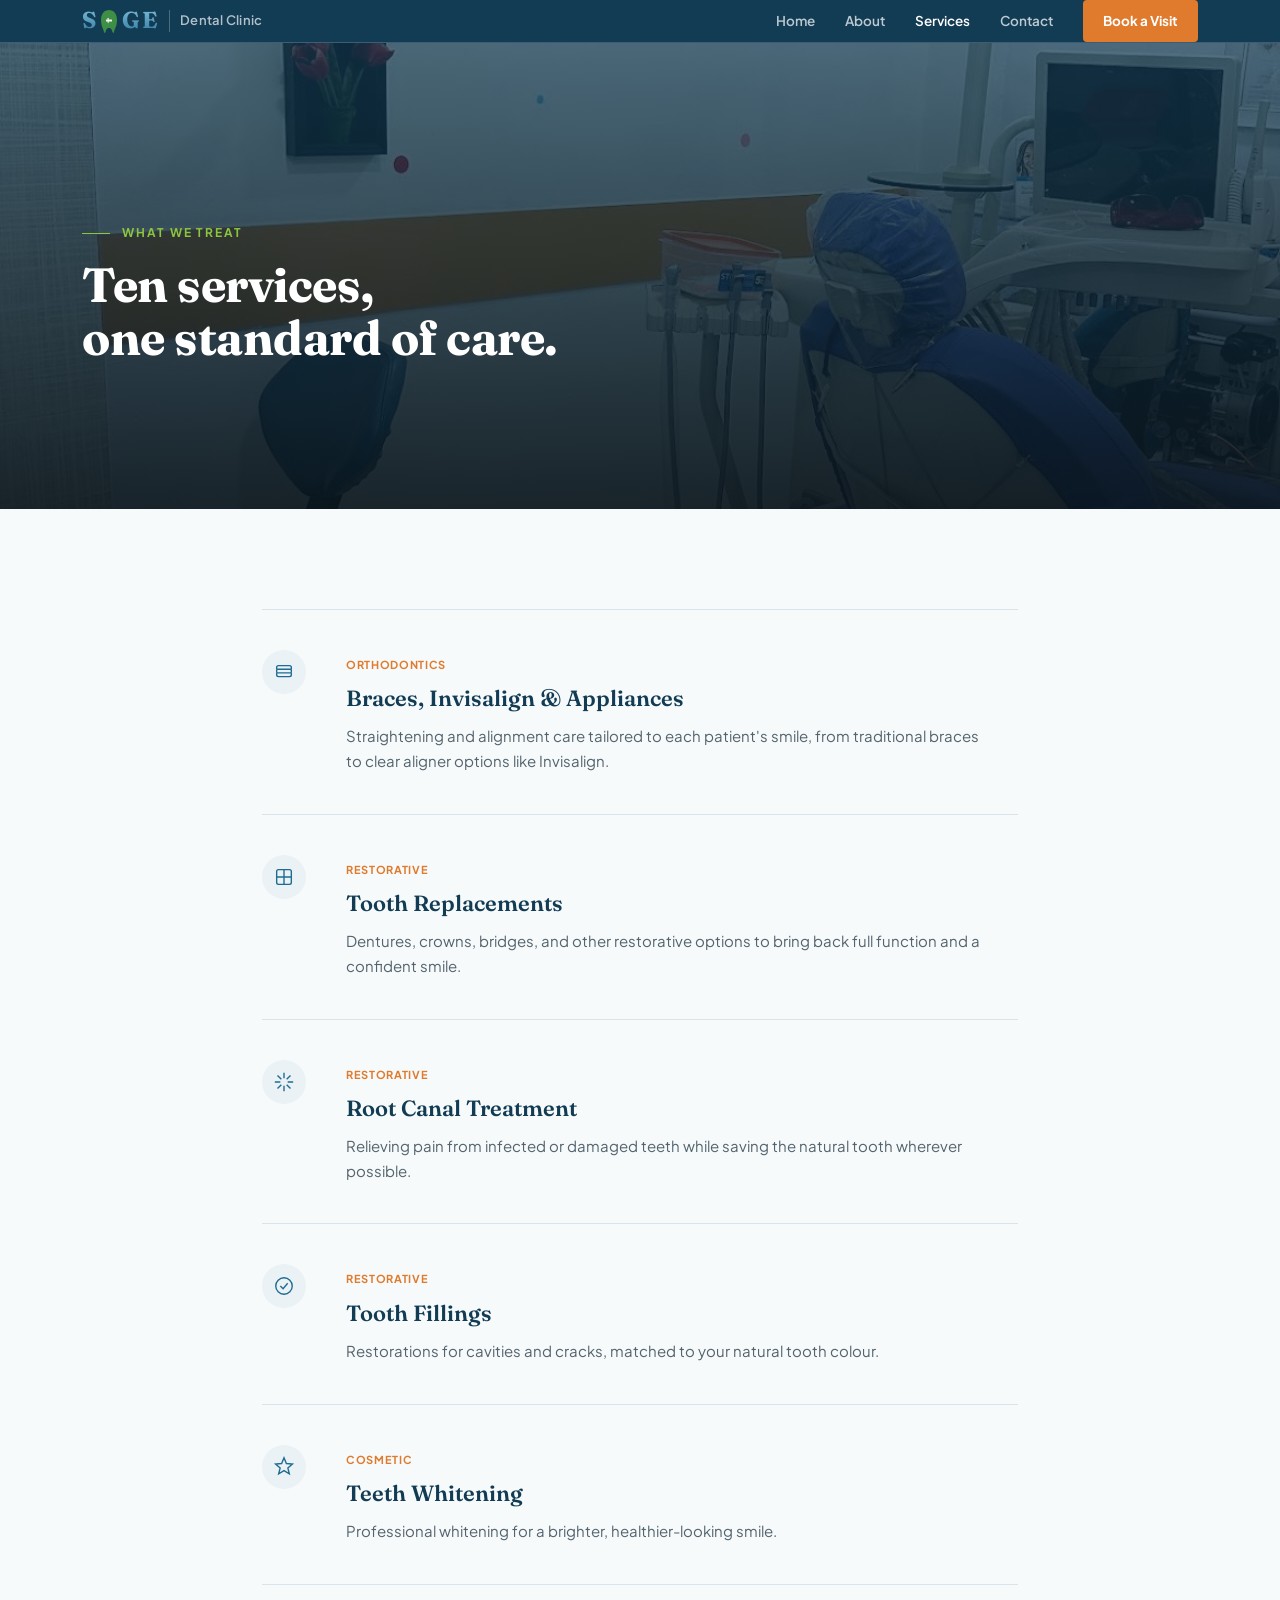
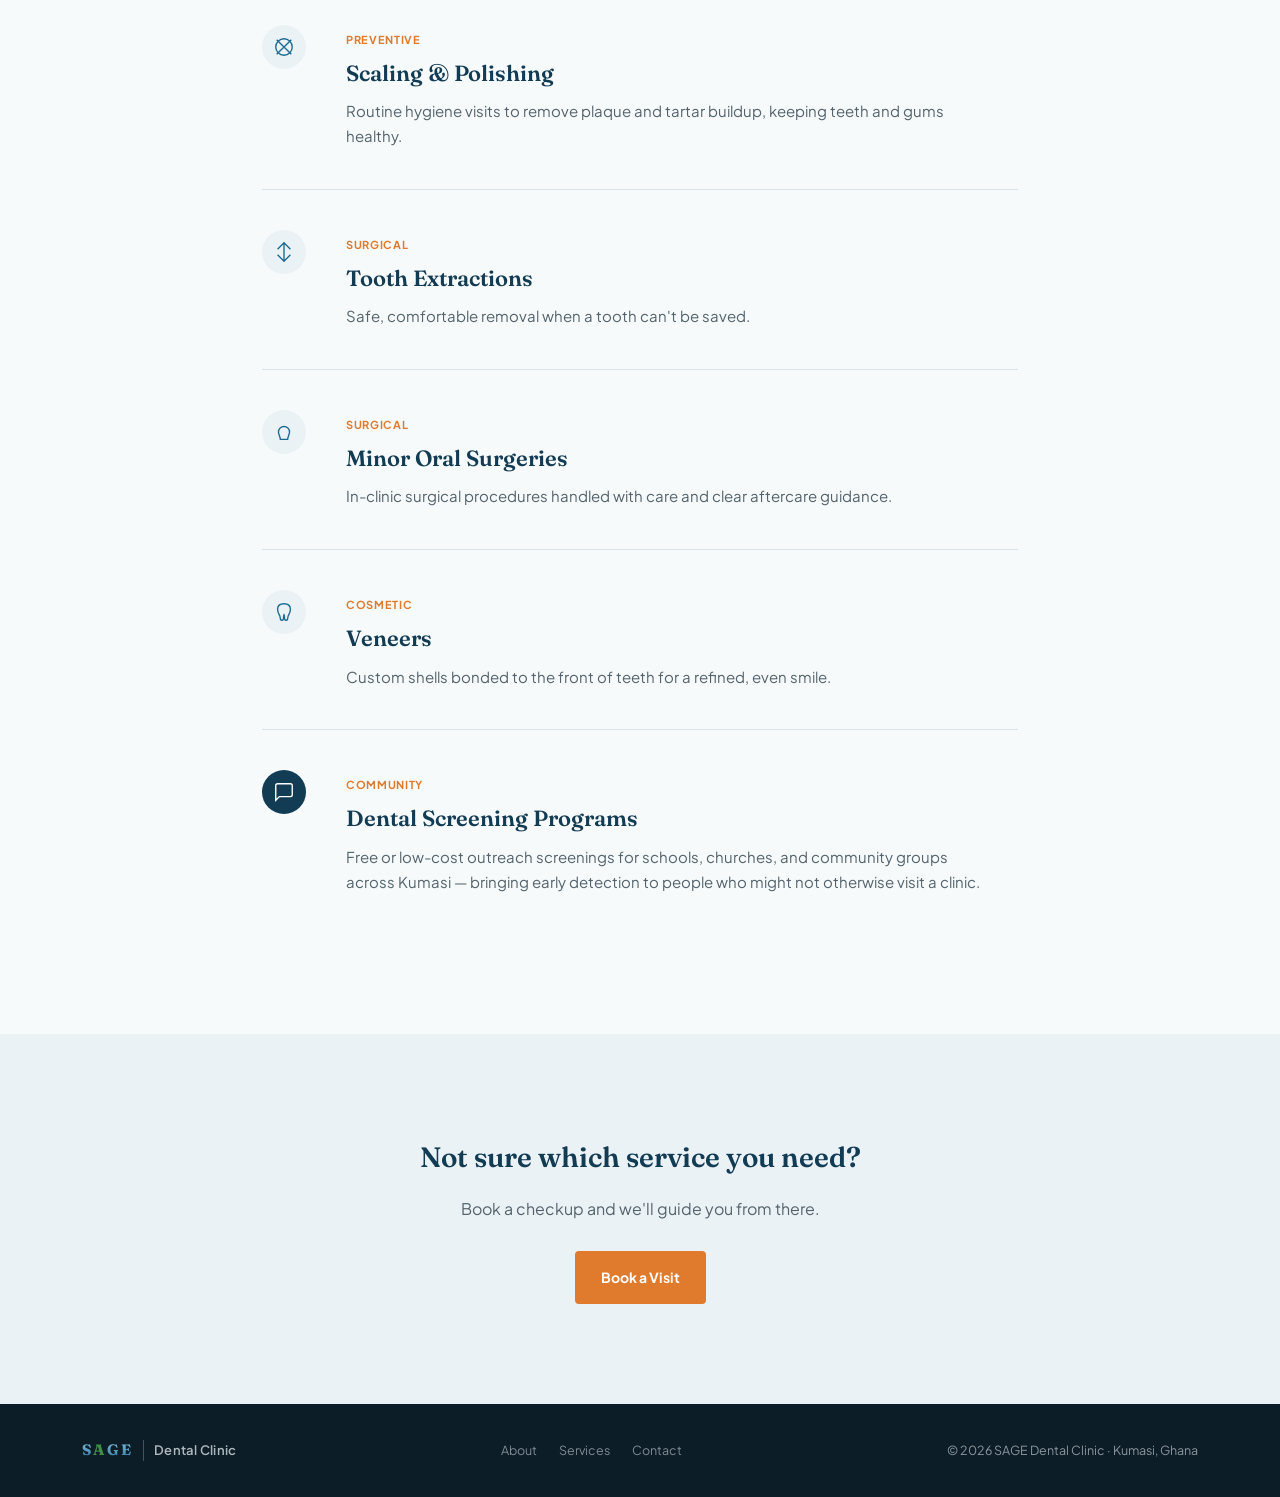
<file: services.html>
<!DOCTYPE html>
<html lang="en">
<head>
<meta charset="UTF-8">
<meta name="viewport" content="width=device-width, initial-scale=1.0">
<title>Services — SAGE Dental Clinic</title>
<meta name="description" content="Orthodontics, tooth replacements, root canal treatment, fillings, whitening, scaling & polishing, extractions, minor oral surgeries, veneers, and dental screening programs.">
<link rel="preconnect" href="https://fonts.googleapis.com">
<link rel="preconnect" href="https://fonts.gstatic.com" crossorigin>
<link href="https://fonts.googleapis.com/css2?family=Fraunces:opsz,wght@9..144,500;9..144,600;9..144,700&family=Plus+Jakarta+Sans:wght@400;500;600;700;800&display=swap" rel="stylesheet">
<link rel="stylesheet" href="style.css">
</head>
<body>

<header>
  <nav class="wrap">
    <a href="index.html" class="logo">
      <span class="lS">S</span>
      <svg class="tooth-a" viewBox="0 0 20 24" fill="none" xmlns="http://www.w3.org/2000/svg" aria-hidden="true"><path d="M10 1C5 1 2 5 2 11c0 6 2 8 3 12 .3 1 1 1.5 1.5 0 .5-1.5 1-4 3.5-4s3 2.5 3.5 4c.5 1.5 1.2 1 1.5 0 1-4 3-6 3-12 0-6-3-10-8-10z" fill="#3E8E45"/><rect x="7" y="10.5" width="6" height="2" rx="0.5" fill="#F6FAFB"/><rect x="8.7" y="8.8" width="0.9" height="5.4" rx="0.4" fill="#F6FAFB"/></svg>
      <span class="lG">G</span><span class="lE">E</span>
      <span class="logo-sub">Dental Clinic</span>
    </a>
    <div class="navlinks">
      <a href="index.html">Home</a>
      <a href="about.html">About</a>
      <a href="services.html" class="active">Services</a>
      <a href="contact.html">Contact</a>
      <a href="contact.html" class="nav-cta">Book a Visit</a>
    </div>
  </nav>
</header>

<section class="page-hero">
  <div class="page-hero-bg" style="background-image:url('assets/logo-sign.jpeg');"></div>
  <div class="page-hero-scrim"></div>
  <div class="page-hero-inner">
    <div class="wrap">
      <span class="eyebrow on-dark">What We Treat</span>
      <h1>Ten services,<br>one standard of care.</h1>
    </div>
  </div>
</section>

<section>
  <div class="wrap" style="max-width:820px;">

    <div class="service-detail fade">
      <div class="sd-icon"><svg width="22" height="22" viewBox="0 0 24 24" fill="none" stroke="currentColor" stroke-width="1.5"><rect x="4" y="9" width="16" height="4" rx="1"/><path d="M4 9V7a2 2 0 0 1 2-2h12a2 2 0 0 1 2 2v2M4 13v2a2 2 0 0 0 2 2h12a2 2 0 0 0 2-2v-2"/></svg></div>
      <div><span class="sd-tag">Orthodontics</span><h3>Braces, Invisalign &amp; Appliances</h3><p>Straightening and alignment care tailored to each patient's smile, from traditional braces to clear aligner options like Invisalign.</p></div>
    </div>

    <div class="service-detail fade">
      <div class="sd-icon"><svg width="22" height="22" viewBox="0 0 24 24" fill="none" stroke="currentColor" stroke-width="1.5"><rect x="4" y="4" width="16" height="16" rx="2"/><path d="M4 12h16M12 4v16"/></svg></div>
      <div><span class="sd-tag">Restorative</span><h3>Tooth Replacements</h3><p>Dentures, crowns, bridges, and other restorative options to bring back full function and a confident smile.</p></div>
    </div>

    <div class="service-detail fade">
      <div class="sd-icon"><svg width="22" height="22" viewBox="0 0 24 24" fill="none" stroke="currentColor" stroke-width="1.5"><path d="M12 2v6M12 16v6M4.9 4.9l4.2 4.2M14.9 14.9l4.2 4.2M2 12h6M16 12h6M4.9 19.1l4.2-4.2M14.9 9.1l4.2-4.2"/></svg></div>
      <div><span class="sd-tag">Restorative</span><h3>Root Canal Treatment</h3><p>Relieving pain from infected or damaged teeth while saving the natural tooth wherever possible.</p></div>
    </div>

    <div class="service-detail fade">
      <div class="sd-icon"><svg width="22" height="22" viewBox="0 0 24 24" fill="none" stroke="currentColor" stroke-width="1.5"><circle cx="12" cy="12" r="9"/><path d="M8 12l3 3 5-6"/></svg></div>
      <div><span class="sd-tag">Restorative</span><h3>Tooth Fillings</h3><p>Restorations for cavities and cracks, matched to your natural tooth colour.</p></div>
    </div>

    <div class="service-detail fade">
      <div class="sd-icon"><svg width="22" height="22" viewBox="0 0 24 24" fill="none" stroke="currentColor" stroke-width="1.5"><path d="M12 2l2.6 6.2 6.6.5-5 4.4 1.6 6.4L12 16l-5.8 3.5 1.6-6.4-5-4.4 6.6-.5z"/></svg></div>
      <div><span class="sd-tag">Cosmetic</span><h3>Teeth Whitening</h3><p>Professional whitening for a brighter, healthier-looking smile.</p></div>
    </div>

    <div class="service-detail fade">
      <div class="sd-icon"><svg width="22" height="22" viewBox="0 0 24 24" fill="none" stroke="currentColor" stroke-width="1.5"><path d="M4 4l16 16M20 4L4 20"/><circle cx="12" cy="12" r="9"/></svg></div>
      <div><span class="sd-tag">Preventive</span><h3>Scaling &amp; Polishing</h3><p>Routine hygiene visits to remove plaque and tartar buildup, keeping teeth and gums healthy.</p></div>
    </div>

    <div class="service-detail fade">
      <div class="sd-icon"><svg width="22" height="22" viewBox="0 0 24 24" fill="none" stroke="currentColor" stroke-width="1.5"><path d="M12 2v20M5 9l7-7 7 7M5 15l7 7 7-7"/></svg></div>
      <div><span class="sd-tag">Surgical</span><h3>Tooth Extractions</h3><p>Safe, comfortable removal when a tooth can't be saved.</p></div>
    </div>

    <div class="service-detail fade">
      <div class="sd-icon"><svg width="22" height="22" viewBox="0 0 24 24" fill="none" stroke="currentColor" stroke-width="1.5"><path d="M6 12a6 6 0 0 1 6-6 6 6 0 0 1 6 6c0 3-2 5-2 8H8c0-3-2-5-2-8z"/></svg></div>
      <div><span class="sd-tag">Surgical</span><h3>Minor Oral Surgeries</h3><p>In-clinic surgical procedures handled with care and clear aftercare guidance.</p></div>
    </div>

    <div class="service-detail fade">
      <div class="sd-icon"><svg width="22" height="22" viewBox="0 0 24 24" fill="none" stroke="currentColor" stroke-width="1.5"><path d="M12 3c-4 0-7 2-7 6 0 5 3 6 3 10 0 1 1 2 2 2s1.5-1 1.5-3 .5-3 .5-3 .5 1 .5 3 .5 3 1.5 3 2-1 2-2c0-4 3-5 3-10 0-4-3-6-7-6z"/></svg></div>
      <div><span class="sd-tag">Cosmetic</span><h3>Veneers</h3><p>Custom shells bonded to the front of teeth for a refined, even smile.</p></div>
    </div>

    <div class="service-detail fade" style="border-bottom:none;">
      <div class="sd-icon" style="background:var(--blue-deep);color:#fff;"><svg width="22" height="22" viewBox="0 0 24 24" fill="none" stroke="currentColor" stroke-width="1.5"><path d="M21 15a2 2 0 0 1-2 2H7l-4 4V5a2 2 0 0 1 2-2h14a2 2 0 0 1 2 2z"/></svg></div>
      <div><span class="sd-tag">Community</span><h3>Dental Screening Programs</h3><p>Free or low-cost outreach screenings for schools, churches, and community groups across Kumasi — bringing early detection to people who might not otherwise visit a clinic.</p></div>
    </div>

  </div>
</section>

<section style="background:var(--bg-dim);text-align:center;">
  <div class="wrap">
    <h2 class="fade" style="font-size:28px;color:var(--blue-deep);font-weight:600;margin-bottom:16px;">Not sure which service you need?</h2>
    <p class="fade" style="color:var(--slate);margin-bottom:28px;">Book a checkup and we'll guide you from there.</p>
    <a href="contact.html" class="btn btn-primary fade">Book a Visit</a>
  </div>
</section>

<footer>
  <div class="wrap foot-row">
    <a href="index.html" class="logo" style="font-size:15px;"><span class="lS">S</span><span style="color:var(--green);font-weight:800;">A</span><span class="lG">G</span><span class="lE">E</span><span class="logo-sub">Dental Clinic</span></a>
    <div class="foot-links"><a href="about.html">About</a><a href="services.html">Services</a><a href="contact.html">Contact</a></div>
    <span>&copy; 2026 SAGE Dental Clinic · Kumasi, Ghana</span>
  </div>
</footer>

<script src="script.js"></script>
</body>
</html>
</file>
<file: style.css>
:root{
  --blue-deep:#123B54;
  --blue:#1E6B93;
  --blue-mid:#3C8FB8;
  --blue-light:#8FCBE6;
  --green:#3E8E45;
  --lime:#8CC63F;
  --orange:#E07A2C;
  --ink:#152530;
  --slate:#54636D;
  --bg:#F6FAFB;
  --bg-dim:#EBF2F5;
  --line:#D8E4E9;
  --line-dark:rgba(246,250,251,0.18);
}
*{box-sizing:border-box;margin:0;padding:0;}
html{scroll-behavior:smooth;}
body{background:var(--bg);color:var(--ink);font-family:'Plus Jakarta Sans',sans-serif;font-size:16px;line-height:1.65;-webkit-font-smoothing:antialiased;}
h1,h2,h3,.serif{font-family:'Fraunces',serif;}
a{color:inherit;text-decoration:none;}
img,svg{display:block;max-width:100%;}
.wrap{max-width:1180px;margin:0 auto;padding:0 32px;}
.eyebrow{font-size:12px;letter-spacing:0.16em;text-transform:uppercase;color:var(--orange);font-weight:700;display:flex;align-items:center;gap:12px;}
.eyebrow::before{content:'';width:28px;height:1px;background:var(--orange);display:block;}
.eyebrow.on-dark{color:var(--lime);}
.eyebrow.on-dark::before{background:var(--lime);}
::selection{background:var(--blue);color:#fff;}
:focus-visible{outline:2px solid var(--orange);outline-offset:3px;}

/* NAV */
header{position:sticky;top:0;z-index:50;background:var(--blue-deep);border-bottom:1px solid var(--line-dark);}
nav{display:flex;align-items:center;justify-content:space-between;padding:16px 32px;max-width:1180px;margin:0 auto;}
.logo{display:flex;align-items:center;gap:2px;font-family:'Fraunces',serif;font-weight:700;font-size:23px;}
.logo .lS,.logo .lG,.logo .lE{background:linear-gradient(180deg,#8FCBE6,#1E6B93);-webkit-background-clip:text;background-clip:text;color:transparent;}
.logo-sub{font-family:'Plus Jakarta Sans',sans-serif;font-weight:600;font-size:13px;color:rgba(246,250,251,0.7);margin-left:10px;letter-spacing:0.02em;border-left:1px solid rgba(246,250,251,0.25);padding-left:10px;}
.tooth-a{width:20px;height:24px;margin:0 1px;}
.navlinks{display:flex;gap:30px;align-items:center;}
.navlinks a{color:rgba(246,250,251,0.75);font-size:13.5px;font-weight:600;transition:color .2s;}
.navlinks a:hover,.navlinks a.active{color:#fff;}
.nav-cta{background:var(--orange);color:#fff!important;padding:10px 20px;border-radius:4px;font-weight:700!important;}
.nav-cta:hover{background:#C4661E;}

/* PAGE HERO (inner pages) */
.page-hero{position:relative;color:#fff;min-height:340px;display:flex;align-items:flex-end;overflow:hidden;}
.page-hero-bg{position:absolute;inset:0;background-size:cover;background-position:center;}
.page-hero-scrim{position:absolute;inset:0;background:linear-gradient(180deg, rgba(18,59,84,0.72) 0%, rgba(10,22,30,0.92) 100%);}
.page-hero-inner{position:relative;z-index:2;padding:80px 0 44px;width:100%;}
.page-hero h1{font-size:clamp(32px,4.4vw,48px);font-weight:700;line-height:1.1;letter-spacing:-0.01em;margin-top:16px;}

/* HOME HERO */
.hero{position:relative;color:#fff;min-height:640px;display:flex;align-items:flex-end;overflow:hidden;}
.hero-bg{position:absolute;inset:0;background-image:url('assets/team-photo.jpeg');background-size:cover;background-position:center 22%;}
.hero-scrim{position:absolute;inset:0;background:linear-gradient(180deg, rgba(18,59,84,0.75) 0%, rgba(15,35,48,0.88) 55%, rgba(10,22,30,0.96) 100%);}
.hero-inner{position:relative;z-index:2;padding:120px 0 64px;width:100%;}
.hero h1{font-size:clamp(38px,5.4vw,60px);font-weight:700;line-height:1.08;letter-spacing:-0.01em;margin:22px 0;max-width:680px;}
.hero p.lead{font-size:18px;color:rgba(246,250,251,0.82);max-width:480px;margin-bottom:34px;}
.btn-row{display:flex;gap:14px;flex-wrap:wrap;}
.btn{display:inline-flex;align-items:center;gap:8px;padding:15px 26px;font-size:14px;font-weight:700;border-radius:4px;transition:all .2s;}
.btn-primary{background:var(--orange);color:#fff;}
.btn-primary:hover{background:#C4661E;transform:translateY(-1px);}
.btn-ghost{border:1.5px solid rgba(246,250,251,0.4);color:#fff;}
.btn-ghost:hover{border-color:var(--lime);color:var(--lime);}

.stat-strip{position:relative;z-index:2;border-top:1px solid rgba(246,250,251,0.15);display:grid;grid-template-columns:repeat(4,1fr);background:rgba(10,22,30,0.55);}
.stat{padding:22px 28px;border-right:1px solid rgba(246,250,251,0.12);}
.stat:last-child{border-right:none;}
.stat b{display:block;font-family:'Fraunces',serif;font-size:24px;color:var(--lime);font-weight:600;}
.stat span{font-size:11.5px;color:rgba(246,250,251,0.65);letter-spacing:0.02em;}

section{padding:100px 0;}
.section-head{max-width:640px;margin-bottom:52px;}
.section-head .eyebrow{margin-bottom:16px;}
.section-head h2{font-size:clamp(28px,3.4vw,40px);font-weight:600;line-height:1.16;letter-spacing:-0.01em;color:var(--blue-deep);}
.section-head h2 em{font-style:normal;color:var(--orange);}
.section-head p{color:var(--slate);font-size:16px;margin-top:16px;}
.fade{opacity:0;transform:translateY(16px);transition:opacity .7s ease,transform .7s ease;}
.fade.in{opacity:1;transform:translateY(0);}

/* SERVICES GRID */
.services{background:var(--bg);}
.s-grid{display:grid;grid-template-columns:repeat(5,1fr);gap:1px;background:var(--line);border:1px solid var(--line);}
.s-card{background:#fff;padding:26px 22px;min-height:168px;display:flex;flex-direction:column;justify-content:space-between;transition:background .25s;}
.s-card:hover{background:var(--bg-dim);}
.s-icon{width:24px;height:24px;color:var(--blue);margin-bottom:16px;}
.s-card h3{font-size:14.5px;font-weight:700;color:var(--blue-deep);margin-bottom:5px;line-height:1.3;}
.s-card p{font-size:12px;color:var(--slate);line-height:1.5;}

/* SERVICE DETAIL LIST (services page) */
.service-detail{border-bottom:1px solid var(--line);padding:40px 0;display:grid;grid-template-columns:60px 1fr;gap:24px;}
.service-detail:first-of-type{border-top:1px solid var(--line);}
.service-detail .sd-icon{width:44px;height:44px;border-radius:50%;background:var(--bg-dim);display:flex;align-items:center;justify-content:center;color:var(--blue);}
.service-detail h3{font-family:'Fraunces',serif;font-size:22px;color:var(--blue-deep);font-weight:600;margin-bottom:8px;}
.service-detail p{color:var(--slate);font-size:15px;max-width:640px;}
.service-detail .sd-tag{display:inline-block;font-size:11px;letter-spacing:0.06em;text-transform:uppercase;color:var(--orange);font-weight:700;margin-bottom:6px;}

/* GALLERY */
.gallery{background:var(--bg-dim);}
.g-grid{display:grid;grid-template-columns:1.3fr 1fr;gap:16px;}
.g-grid .g-main{grid-row:span 2;}
.g-item{overflow:hidden;border-radius:3px;border:1px solid var(--line);position:relative;}
.g-item img{width:100%;height:100%;object-fit:cover;display:block;}
.g-main img{min-height:480px;}
.g-side img{min-height:232px;}
.g-cap{position:absolute;bottom:0;left:0;right:0;background:linear-gradient(0deg,rgba(18,59,84,0.85),transparent);color:#fff;font-size:12.5px;font-weight:600;padding:16px;}

/* VALUES (about page) */
.values-grid{display:grid;grid-template-columns:repeat(3,1fr);gap:36px;}
.value-item{border-top:2px solid var(--orange);padding-top:20px;}
.value-item h3{font-family:'Fraunces',serif;font-size:19px;font-weight:600;color:var(--blue-deep);margin-bottom:10px;}
.value-item p{font-size:14.5px;color:var(--slate);}

/* TESTIMONIAL PLACEHOLDER */
.testimonials{background:var(--blue-deep);color:#fff;}
.testimonials .section-head h2{color:#fff;}
.testimonials .section-head p{color:rgba(246,250,251,0.68);}
.t-placeholder{border:1px dashed var(--line-dark);border-radius:4px;padding:56px 32px;text-align:center;}
.t-placeholder svg{width:32px;height:32px;color:var(--lime);margin:0 auto 18px;}
.t-placeholder p{color:rgba(246,250,251,0.75);max-width:480px;margin:0 auto;font-size:14.5px;}

/* OUTREACH */
.outreach{background:var(--blue-deep);color:#fff;}
.outreach .section-head h2{color:#fff;}
.outreach .section-head p{color:rgba(246,250,251,0.68);}
.outreach-grid{display:grid;grid-template-columns:1fr 1fr;gap:48px;align-items:center;}
.outreach-body p{color:rgba(246,250,251,0.8);font-size:16px;margin-bottom:16px;}
.outreach-visual{border:1px solid var(--line-dark);padding:32px;border-radius:3px;}
.outreach-visual ul{list-style:none;}
.outreach-visual li{display:flex;gap:12px;padding:13px 0;border-bottom:1px solid var(--line-dark);font-size:14px;color:rgba(246,250,251,0.88);}
.outreach-visual li:last-child{border-bottom:none;}
.outreach-visual li svg{width:16px;height:16px;color:var(--lime);flex-shrink:0;margin-top:3px;}

/* LOCATIONS */
.locations{background:var(--bg);}
.loc-grid{display:grid;grid-template-columns:1fr 1fr;gap:1px;background:var(--line);border:1px solid var(--line);}
.loc-card{background:#fff;padding:34px 30px;}
.loc-card .eyebrow{margin-bottom:12px;}
.loc-card h3{font-family:'Fraunces',serif;font-size:21px;color:var(--blue-deep);margin-bottom:8px;font-weight:600;}
.loc-card p{font-size:14px;color:var(--slate);margin-bottom:4px;}

/* CONTACT */
.contact{background:var(--blue-deep);color:#fff;}
.contact-grid{display:grid;grid-template-columns:1fr 1fr;border:1px solid var(--line-dark);}
.contact-info{padding:52px 44px;}
.contact-info h2{font-size:27px;font-weight:600;margin-bottom:16px;}
.contact-info p.lead{color:rgba(246,250,251,0.72);margin-bottom:30px;font-size:14.5px;}
.c-row{display:flex;gap:14px;padding:15px 0;border-top:1px solid var(--line-dark);}
.c-row:first-of-type{border-top:1px solid var(--line-dark);}
.c-row svg{width:17px;height:17px;color:var(--lime);flex-shrink:0;margin-top:2px;}
.c-row div b{display:block;font-size:13.5px;margin-bottom:2px;}
.c-row div span{font-size:13px;color:rgba(246,250,251,0.7);}
.phone-list{display:flex;flex-direction:column;gap:2px;}
.map-embed{min-height:400px;background:var(--line);}
.map-embed iframe{width:100%;height:100%;min-height:400px;border:0;}

/* TEAM (about page) */
.team-note{border:1px dashed var(--line);border-radius:4px;padding:40px 28px;text-align:center;background:#fff;}
.team-note svg{width:30px;height:30px;color:var(--orange);margin:0 auto 14px;}
.team-note p{color:var(--slate);font-size:14px;max-width:440px;margin:0 auto;}

footer{background:#0C1D28;color:rgba(246,250,251,0.55);padding:34px 0;}
.foot-row{display:flex;justify-content:space-between;align-items:center;flex-wrap:wrap;gap:14px;font-size:12.5px;}
.foot-links{display:flex;gap:22px;}
.foot-links a{color:rgba(246,250,251,0.5);}
.foot-links a:hover{color:var(--lime);}

@media (max-width:900px){
  .navlinks{display:none;}
  .s-grid{grid-template-columns:repeat(2,1fr);}
  .g-grid{grid-template-columns:1fr;}
  .g-main{grid-row:auto;}
  .g-main img,.g-side img{min-height:260px;}
  .outreach-grid{grid-template-columns:1fr;}
  .loc-grid{grid-template-columns:1fr;}
  .contact-grid{grid-template-columns:1fr;}
  .stat-strip{grid-template-columns:repeat(2,1fr);}
  .values-grid{grid-template-columns:1fr;gap:28px;}
  .service-detail{grid-template-columns:44px 1fr;}
  section{padding:68px 0;}
  .wrap{padding:0 20px;}
  .hero-inner{padding:100px 0 48px;}
  .page-hero-inner{padding:64px 0 32px;}
}
@media (prefers-reduced-motion:reduce){
  html{scroll-behavior:auto;}
  .fade{transition:none;opacity:1;transform:none;}
}
</file>
